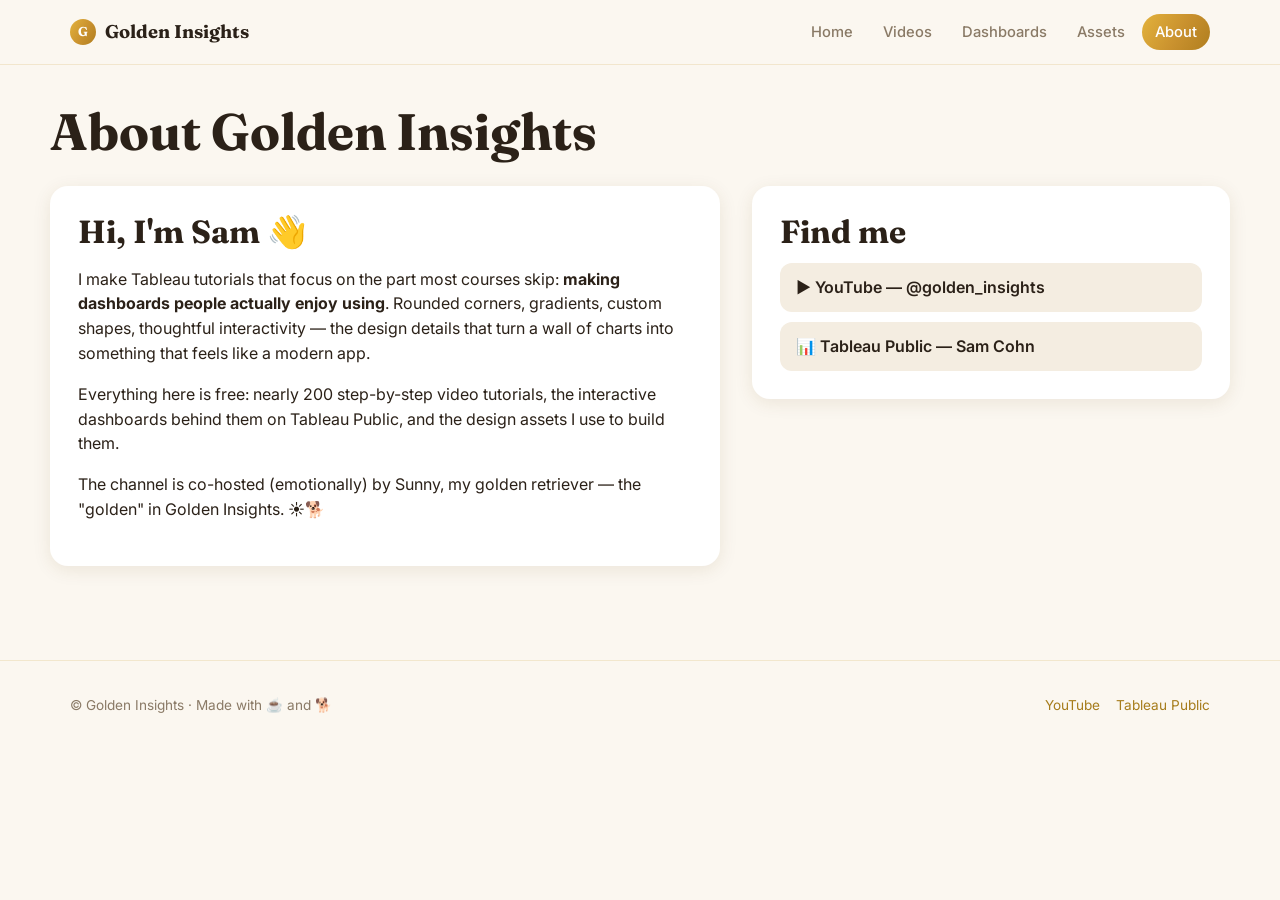
<file: about.html>
<!DOCTYPE html>
<html lang="en">
<head>
  <meta charset="UTF-8">
  <meta name="viewport" content="width=device-width, initial-scale=1.0">
  <title>About — Golden Insights</title>
  <meta name="description" content="About Golden Insights — Tableau tutorials with a focus on design, UX, and clarity.">
  <link rel="preconnect" href="https://fonts.googleapis.com">
  <link href="https://fonts.googleapis.com/css2?family=Fraunces:wght@600;700&family=Inter:wght@400;500;600&display=swap" rel="stylesheet">
  <link rel="stylesheet" href="css/style.css">
  <link rel="icon" href="data:image/svg+xml,<svg xmlns='http://www.w3.org/2000/svg' viewBox='0 0 100 100'><circle cx='50' cy='50' r='46' fill='%23C99A2E'/><text x='50' y='66' font-size='48' text-anchor='middle' fill='white' font-family='Georgia'>G</text></svg>">
</head>
<body>
  <header class="site-header">
    <div class="wrap">
      <a class="brand" href="index.html"><span class="dot">G</span>Golden Insights</a>
      <nav class="main-nav">
        <a href="index.html">Home</a>
        <a href="videos.html">Videos</a>
        <a href="dashboards.html">Dashboards</a>
        <a href="assets.html">Assets</a>
        <a href="about.html" class="active">About</a>
      </nav>
    </div>
  </header>

  <section class="block wrap">
    <h1>About Golden Insights</h1>
    <div class="about-grid" style="margin-top:24px">
      <div class="panel">
        <h2>Hi, I'm Sam 👋</h2>
        <p>I make Tableau tutorials that focus on the part most courses skip: <strong>making
        dashboards people actually enjoy using</strong>. Rounded corners, gradients, custom shapes,
        thoughtful interactivity — the design details that turn a wall of charts into something
        that feels like a modern app.</p>
        <p>Everything here is free: nearly 200 step-by-step video tutorials, the interactive
        dashboards behind them on Tableau Public, and the design assets I use to build them.</p>
        <p>The channel is co-hosted (emotionally) by Sunny, my golden retriever — the
        "golden" in Golden Insights. ☀️🐕</p>
      </div>
      <div class="panel">
        <h2>Find me</h2>
        <ul class="link-list">
          <li><a href="https://www.youtube.com/@golden_insights" target="_blank" rel="noopener">▶️ YouTube — @golden_insights</a></li>
          <li><a href="https://public.tableau.com/app/profile/samantha.cohn" target="_blank" rel="noopener">📊 Tableau Public — Sam Cohn</a></li>
        </ul>
      </div>
    </div>
  </section>

  <footer class="site-footer">
    <div class="wrap">
      <span>© Golden Insights · Made with ☕ and 🐕</span>
      <div class="links">
        <a href="https://www.youtube.com/@golden_insights" target="_blank" rel="noopener">YouTube</a>
        <a href="https://public.tableau.com/app/profile/samantha.cohn" target="_blank" rel="noopener">Tableau Public</a>
      </div>
    </div>
  </footer>
</body>
</html>
</file>
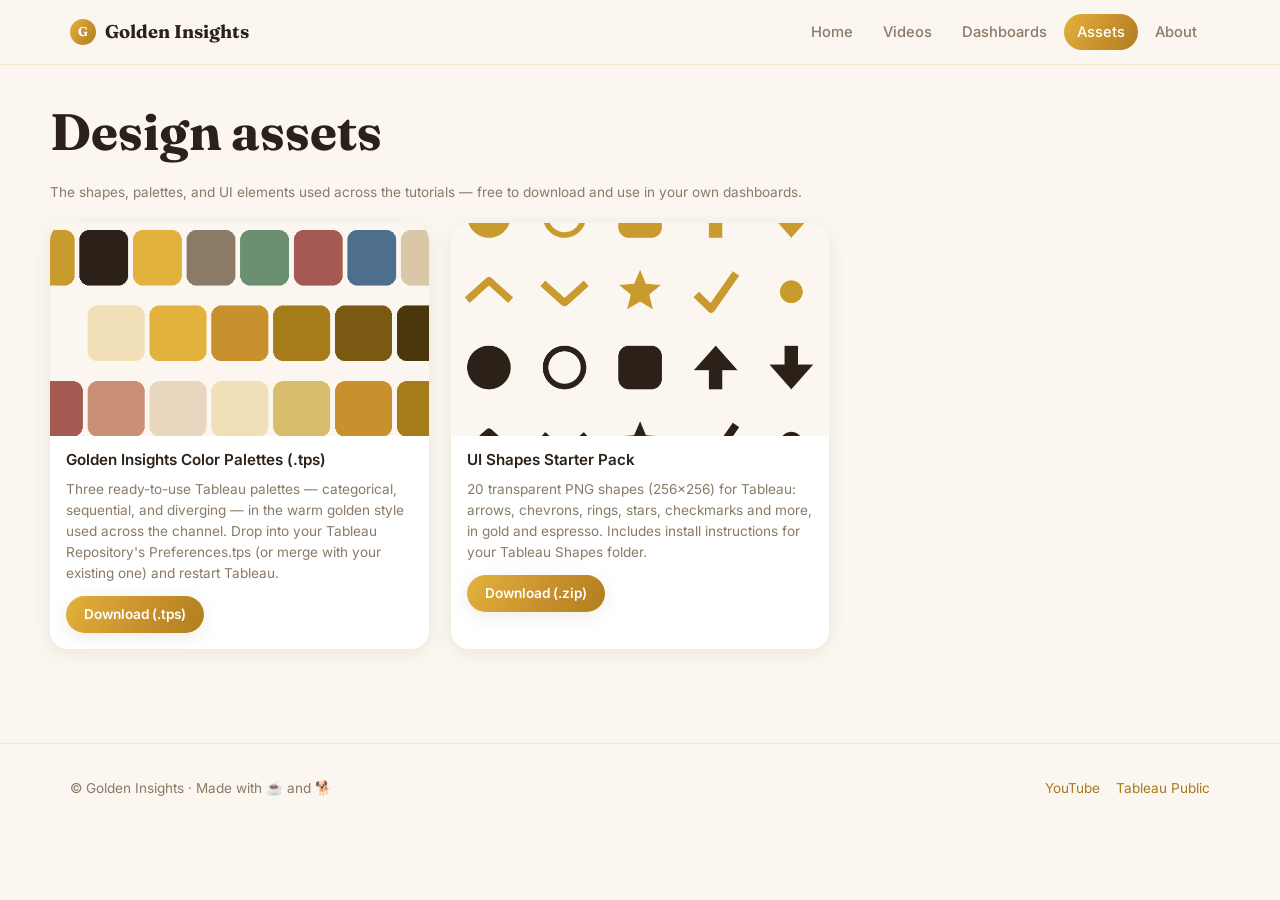
<file: assets.html>
<!DOCTYPE html>
<html lang="en">
<head>
  <meta charset="UTF-8">
  <meta name="viewport" content="width=device-width, initial-scale=1.0">
  <title>Design Assets — Golden Insights</title>
  <meta name="description" content="Free downloadable Tableau design assets from Golden Insights — color palettes, shapes, and UI elements.">
  <link rel="preconnect" href="https://fonts.googleapis.com">
  <link href="https://fonts.googleapis.com/css2?family=Fraunces:wght@600;700&family=Inter:wght@400;500;600&display=swap" rel="stylesheet">
  <link rel="stylesheet" href="css/style.css">
  <link rel="icon" href="data:image/svg+xml,<svg xmlns='http://www.w3.org/2000/svg' viewBox='0 0 100 100'><circle cx='50' cy='50' r='46' fill='%23C99A2E'/><text x='50' y='66' font-size='48' text-anchor='middle' fill='white' font-family='Georgia'>G</text></svg>">
</head>
<body>
  <header class="site-header">
    <div class="wrap">
      <a class="brand" href="index.html"><span class="dot">G</span>Golden Insights</a>
      <nav class="main-nav">
        <a href="index.html">Home</a>
        <a href="videos.html">Videos</a>
        <a href="dashboards.html">Dashboards</a>
        <a href="assets.html" class="active">Assets</a>
        <a href="about.html">About</a>
      </nav>
    </div>
  </header>

  <section class="block wrap">
    <h1>Design assets</h1>
    <p class="count-note" style="margin-top:0">The shapes, palettes, and UI elements used across the tutorials — free to download and use in your own dashboards.</p>
    <div class="grid" id="asset-grid"></div>
  </section>

  <footer class="site-footer">
    <div class="wrap">
      <span>© Golden Insights · Made with ☕ and 🐕</span>
      <div class="links">
        <a href="https://www.youtube.com/@golden_insights" target="_blank" rel="noopener">YouTube</a>
        <a href="https://public.tableau.com/app/profile/samantha.cohn" target="_blank" rel="noopener">Tableau Public</a>
      </div>
    </div>
  </footer>

  <script src="js/site.js"></script>
  <script>initAssets();</script>
</body>
</html>
</file>
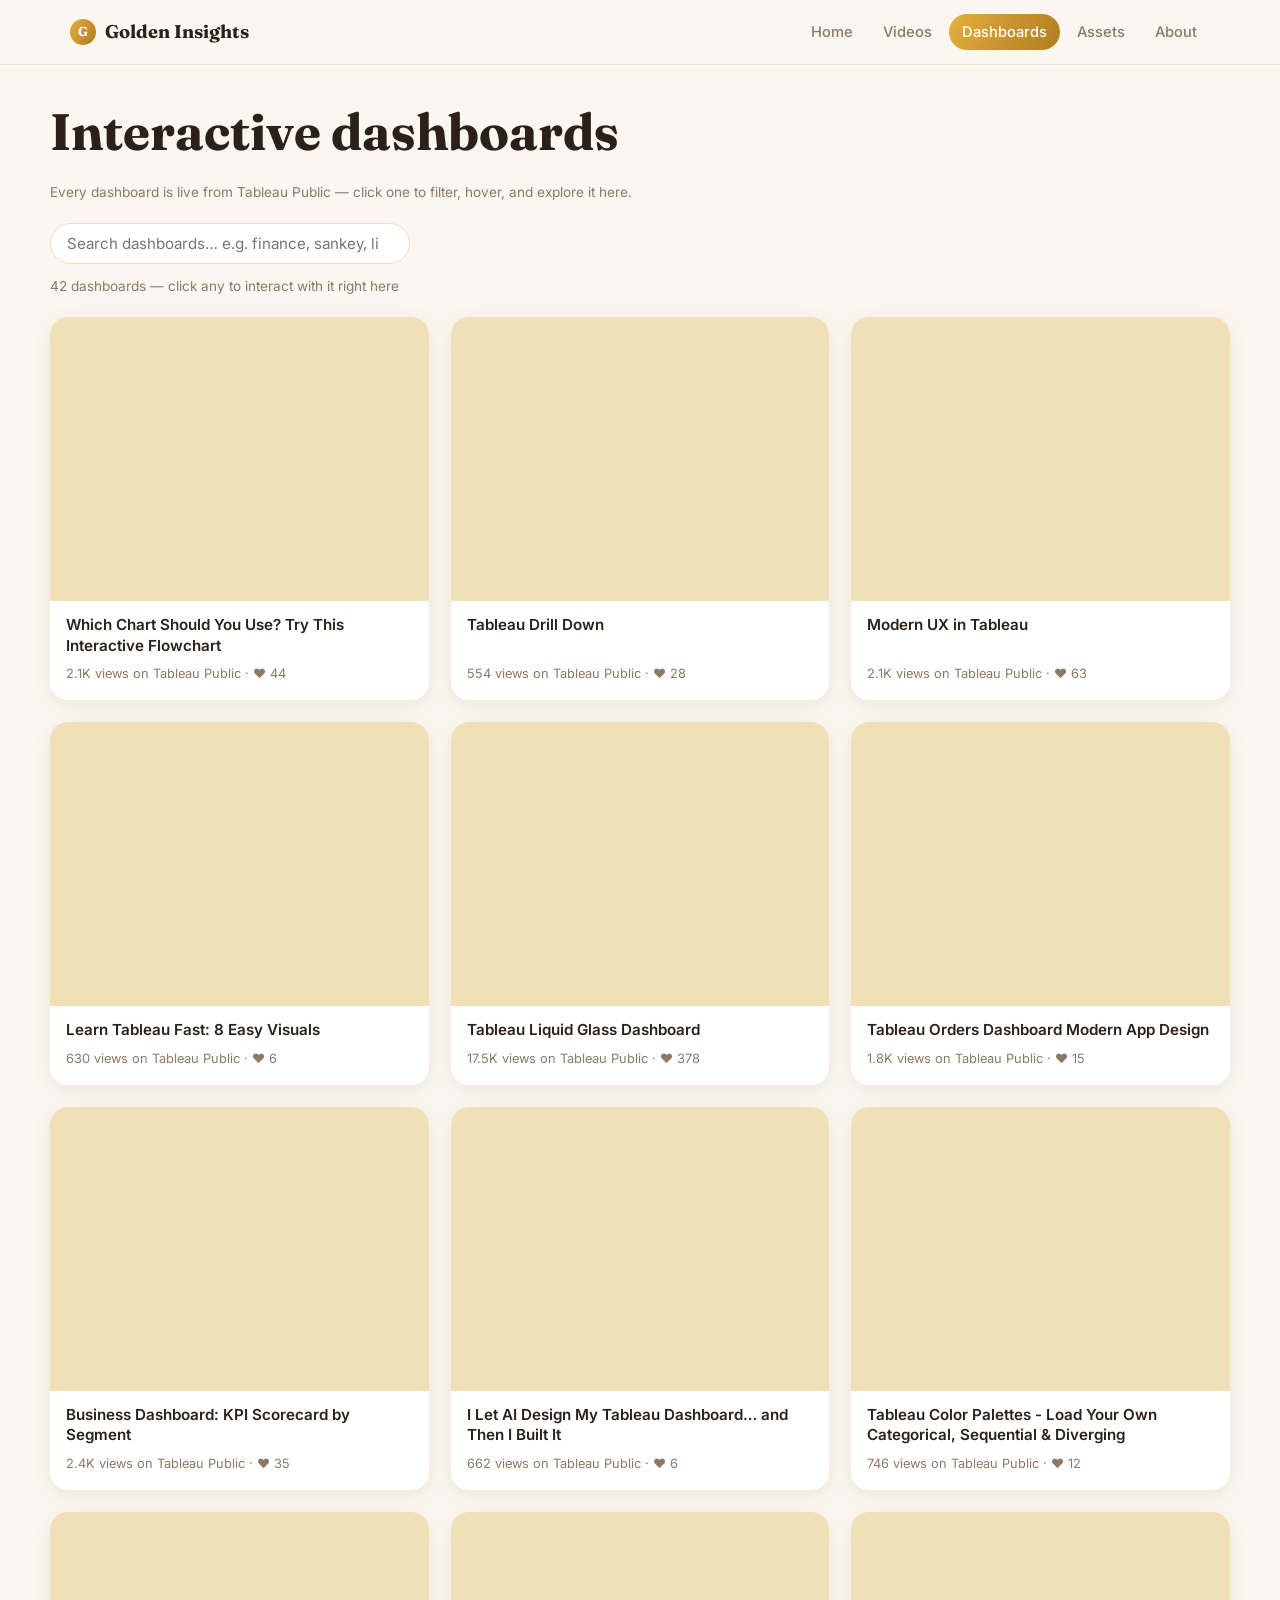
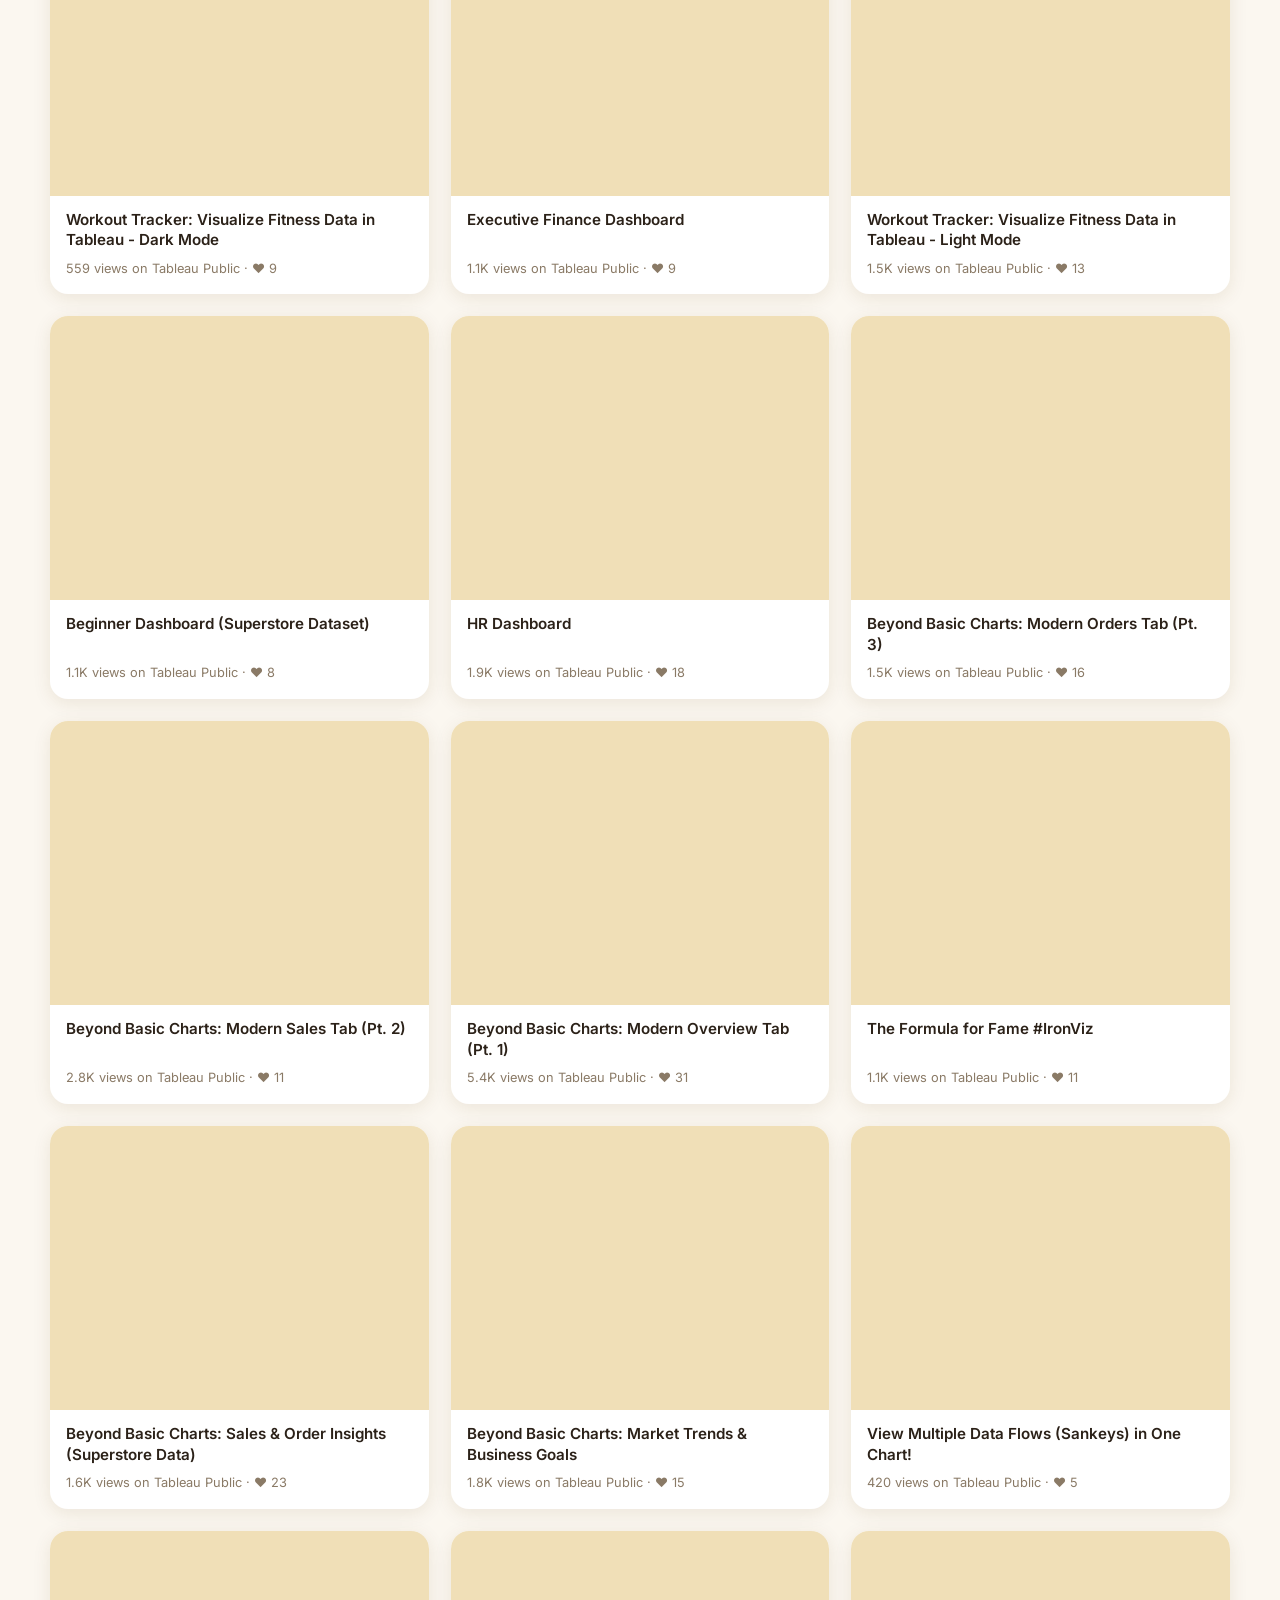
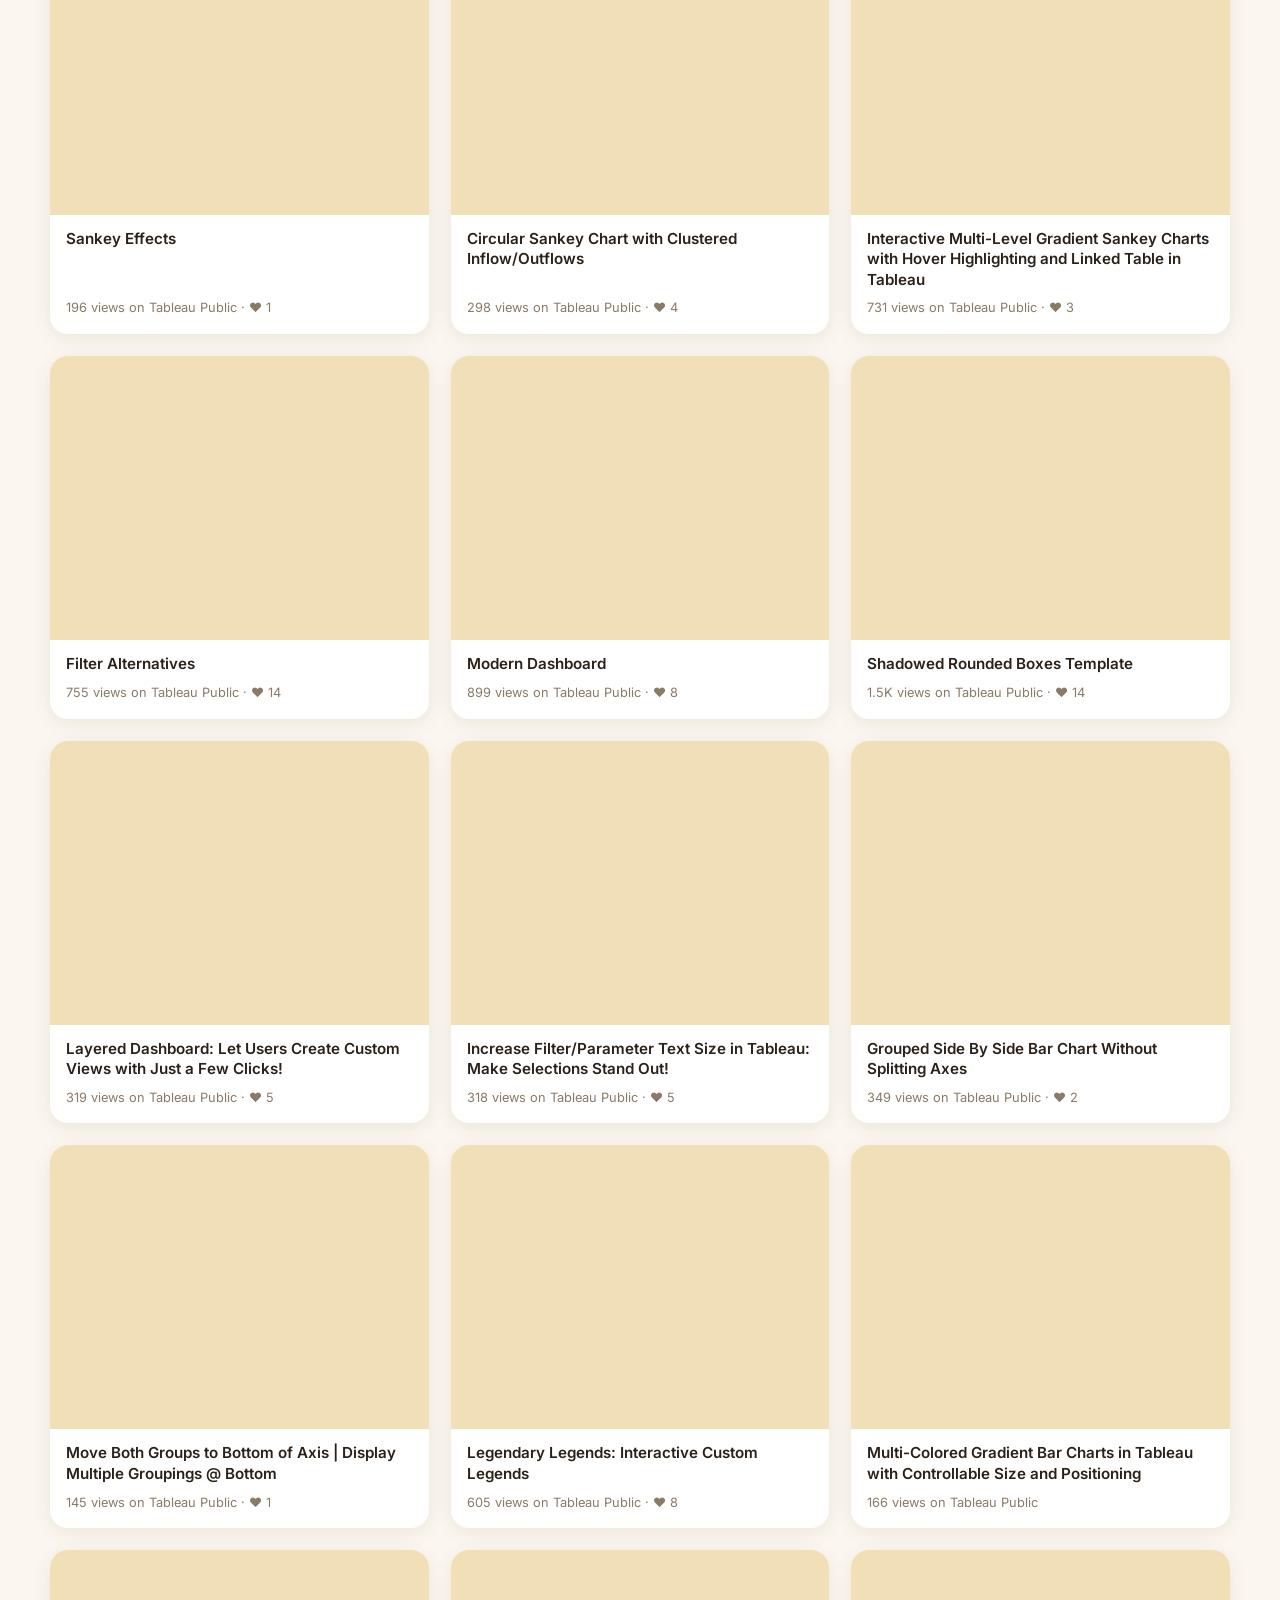
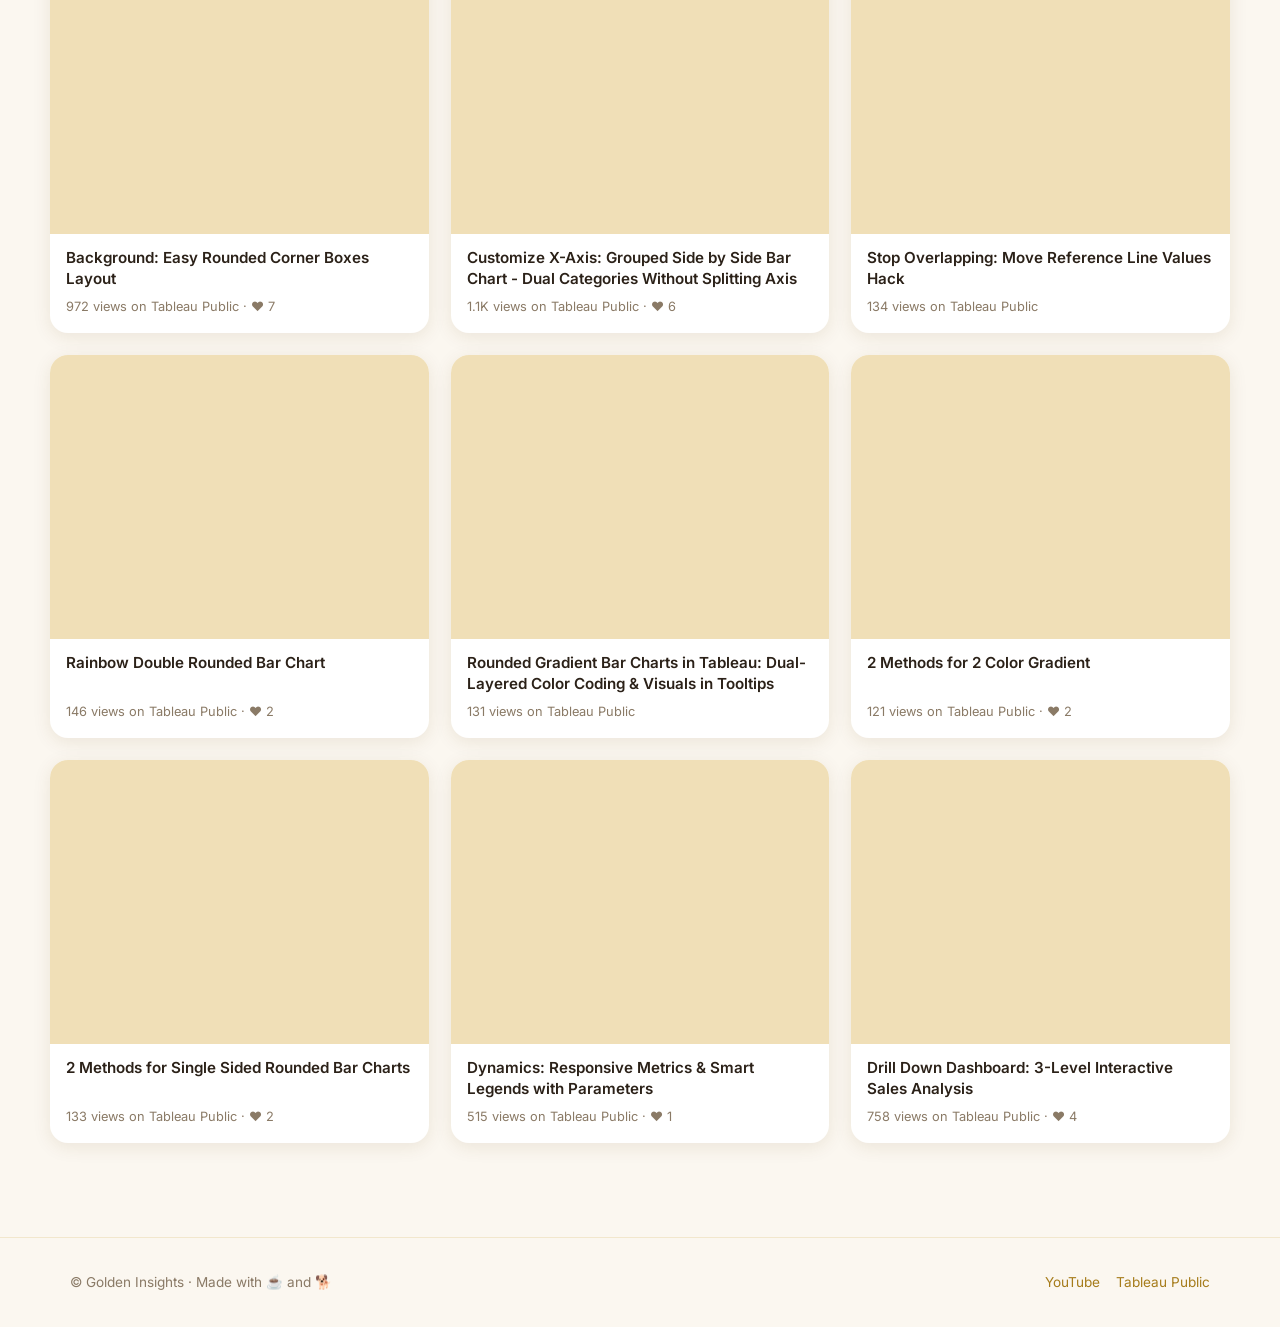
<file: dashboards.html>
<!DOCTYPE html>
<html lang="en">
<head>
  <meta charset="UTF-8">
  <meta name="viewport" content="width=device-width, initial-scale=1.0">
  <title>Interactive Dashboards — Golden Insights</title>
  <meta name="description" content="Explore Golden Insights' Tableau dashboards — fully interactive, embedded live from Tableau Public.">
  <link rel="preconnect" href="https://fonts.googleapis.com">
  <link href="https://fonts.googleapis.com/css2?family=Fraunces:wght@600;700&family=Inter:wght@400;500;600&display=swap" rel="stylesheet">
  <link rel="stylesheet" href="css/style.css">
  <link rel="icon" href="data:image/svg+xml,<svg xmlns='http://www.w3.org/2000/svg' viewBox='0 0 100 100'><circle cx='50' cy='50' r='46' fill='%23C99A2E'/><text x='50' y='66' font-size='48' text-anchor='middle' fill='white' font-family='Georgia'>G</text></svg>">
  <script type="module" src="https://public.tableau.com/javascripts/api/tableau.embedding.3.latest.min.js"></script>
</head>
<body>
  <header class="site-header">
    <div class="wrap">
      <a class="brand" href="index.html"><span class="dot">G</span>Golden Insights</a>
      <nav class="main-nav">
        <a href="index.html">Home</a>
        <a href="videos.html">Videos</a>
        <a href="dashboards.html" class="active">Dashboards</a>
        <a href="assets.html">Assets</a>
        <a href="about.html">About</a>
      </nav>
    </div>
  </header>

  <section class="block wrap">
    <h1>Interactive dashboards</h1>
    <p class="count-note" style="margin-top:0">Every dashboard is live from Tableau Public — click one to filter, hover, and explore it here.</p>
    <div class="toolbar">
      <input type="search" id="search" placeholder="Search dashboards… e.g. finance, sankey, liquid glass">
    </div>
    <p class="count-note" id="result-count"></p>
    <div class="grid" id="dash-grid"></div>
  </section>

  <footer class="site-footer">
    <div class="wrap">
      <span>© Golden Insights · Made with ☕ and 🐕</span>
      <div class="links">
        <a href="https://www.youtube.com/@golden_insights" target="_blank" rel="noopener">YouTube</a>
        <a href="https://public.tableau.com/app/profile/samantha.cohn" target="_blank" rel="noopener">Tableau Public</a>
      </div>
    </div>
  </footer>

  <script src="js/site.js"></script>
  <script>initDashboards();</script>
</body>
</html>
</file>
<file: css/style.css>
/* ============================================================
   Golden Insights — warm golden theme
   Palette: cream bg, white cards, gold accents, espresso text
   ============================================================ */
:root {
  --bg: #FBF7F0;
  --surface: #FFFFFF;
  --surface-2: #F4EDE1;
  --text: #2B2118;
  --muted: #8A7A66;
  --gold: #C99A2E;
  --gold-deep: #A67C1B;
  --gold-soft: #F0DFB7;
  --gradient: linear-gradient(120deg, #E3B23C, #C9912E 55%, #B07E1F);
  --radius: 18px;
  --radius-sm: 12px;
  --shadow: 0 4px 18px rgba(96, 72, 24, 0.10);
  --shadow-lg: 0 12px 40px rgba(96, 72, 24, 0.18);
  --maxw: 1180px;
}

* { box-sizing: border-box; }
html { scroll-behavior: smooth; }
body {
  margin: 0;
  background: var(--bg);
  color: var(--text);
  font-family: "Inter", -apple-system, BlinkMacSystemFont, "Segoe UI", sans-serif;
  line-height: 1.55;
  -webkit-font-smoothing: antialiased;
}
h1, h2, h3 { font-family: "Fraunces", Georgia, serif; line-height: 1.15; margin: 0 0 .4em; }
h1 { font-size: clamp(2rem, 5vw, 3.2rem); }
h2 { font-size: clamp(1.4rem, 3vw, 2rem); }
a { color: var(--gold-deep); text-decoration: none; }
a:hover { text-decoration: underline; }
img { max-width: 100%; display: block; }

.wrap { max-width: var(--maxw); margin: 0 auto; padding: 0 20px; }

/* ---------- header ---------- */
.site-header {
  position: sticky; top: 0; z-index: 50;
  background: rgba(251, 247, 240, 0.85);
  backdrop-filter: blur(10px);
  border-bottom: 1px solid rgba(201, 154, 46, 0.18);
}
.site-header .wrap {
  display: flex; align-items: center; gap: 28px;
  height: 64px;
}
.brand {
  font-family: "Fraunces", Georgia, serif;
  font-weight: 700; font-size: 1.15rem; color: var(--text);
  display: flex; align-items: center; gap: 9px;
  white-space: nowrap;
}
.brand:hover { text-decoration: none; }
.brand .dot {
  width: 26px; height: 26px; border-radius: 50%;
  background: var(--gradient);
  display: inline-flex; align-items: center; justify-content: center;
  color: #fff; font-size: .8rem;
}
nav.main-nav { display: flex; gap: 4px; margin-left: auto; flex-wrap: wrap; }
nav.main-nav a {
  color: var(--muted); font-weight: 500; font-size: .92rem;
  padding: 7px 13px; border-radius: 999px;
}
nav.main-nav a:hover { color: var(--text); background: var(--surface-2); text-decoration: none; }
nav.main-nav a.active { color: #fff; background: var(--gradient); }
@media (max-width: 720px) {
  .site-header .wrap { height: auto; flex-wrap: wrap; gap: 8px; padding: 10px 16px; }
  nav.main-nav { margin-left: 0; width: 100%; }
  nav.main-nav a { padding: 6px 10px; font-size: .88rem; }
  .hero { padding: 44px 0 32px; }
}

/* ---------- hero ---------- */
.hero { padding: 72px 0 48px; text-align: center; }
.hero .eyebrow {
  display: inline-block; font-size: .8rem; font-weight: 600;
  letter-spacing: .12em; text-transform: uppercase; color: var(--gold-deep);
  background: var(--gold-soft); padding: 6px 14px; border-radius: 999px;
  margin-bottom: 18px;
}
.hero p.lede { max-width: 640px; margin: 0 auto 28px; color: var(--muted); font-size: 1.08rem; }
.hero .cta-row { display: flex; gap: 12px; justify-content: center; flex-wrap: wrap; }
.btn {
  display: inline-flex; align-items: center; gap: 8px;
  padding: 11px 22px; border-radius: 999px; font-weight: 600; font-size: .95rem;
  border: none; cursor: pointer;
}
.btn-gold { background: var(--gradient); color: #fff; box-shadow: var(--shadow); }
.btn-gold:hover { text-decoration: none; filter: brightness(1.06); }
.btn-ghost { background: var(--surface); color: var(--text); border: 1px solid var(--gold-soft); }
.btn-ghost:hover { text-decoration: none; border-color: var(--gold); }

/* ---------- sections ---------- */
section.block { padding: 38px 0; }
.section-head { display: flex; align-items: baseline; gap: 16px; margin-bottom: 20px; }
.section-head .more { margin-left: auto; font-size: .9rem; font-weight: 600; white-space: nowrap; }

/* ---------- cards & grids ---------- */
.grid { display: grid; gap: 22px; grid-template-columns: repeat(auto-fill, minmax(290px, 1fr)); }
.card {
  background: var(--surface); border-radius: var(--radius);
  box-shadow: var(--shadow); overflow: hidden;
  display: flex; flex-direction: column;
  transition: transform .15s ease, box-shadow .15s ease;
}
.card:hover { transform: translateY(-3px); box-shadow: var(--shadow-lg); }
.card .media { position: relative; aspect-ratio: 16/9; background: var(--surface-2); cursor: pointer; overflow: hidden; }
.card .media img { position: absolute; inset: 0; width: 100%; height: 100%; object-fit: cover; }
.card .media iframe { width: 100%; height: 100%; border: 0; }
.card .media .duration {
  position: absolute; right: 8px; bottom: 8px;
  background: rgba(20, 14, 4, .82); color: #fff;
  font-size: .75rem; font-weight: 600; padding: 2px 7px; border-radius: 6px;
}
.card .media .play {
  position: absolute; inset: 0; display: flex; align-items: center; justify-content: center;
  opacity: 0; transition: opacity .15s ease; background: rgba(20, 14, 4, .25);
}
.card .media:hover .play { opacity: 1; }
.card .media .play span {
  width: 58px; height: 58px; border-radius: 50%; background: var(--gradient);
  display: flex; align-items: center; justify-content: center;
  color: #fff; font-size: 1.3rem; padding-left: 4px;
  box-shadow: var(--shadow-lg);
}
.card .body { padding: 14px 16px 16px; display: flex; flex-direction: column; gap: 8px; flex: 1; }
.card .title { font-weight: 600; font-size: .95rem; line-height: 1.35; }
.card .meta { color: var(--muted); font-size: .8rem; margin-top: auto; }
.card .tags { display: flex; flex-wrap: wrap; gap: 6px; }
.tag {
  font-size: .7rem; font-weight: 600; color: var(--gold-deep);
  background: var(--gold-soft); padding: 3px 9px; border-radius: 999px;
}

/* dashboards: taller preview */
.card.dash .media { aspect-ratio: 4/3; }

/* ---------- filters toolbar ---------- */
.toolbar { display: flex; flex-wrap: wrap; gap: 10px; align-items: center; margin: 8px 0 26px; }
.toolbar input[type="search"] {
  flex: 1 1 240px; max-width: 360px;
  padding: 10px 16px; border-radius: 999px;
  border: 1px solid var(--gold-soft); background: var(--surface);
  font-size: .95rem; font-family: inherit; color: var(--text);
}
.toolbar input[type="search"]:focus { outline: 2px solid var(--gold); border-color: transparent; }
.toolbar select {
  padding: 10px 14px; border-radius: 999px;
  border: 1px solid var(--gold-soft); background: var(--surface);
  font-size: .9rem; font-family: inherit; color: var(--text); cursor: pointer;
}
.chips { display: flex; flex-wrap: wrap; gap: 8px; }
.chip {
  font-size: .82rem; font-weight: 600; cursor: pointer;
  padding: 7px 15px; border-radius: 999px;
  background: var(--surface); color: var(--muted);
  border: 1px solid var(--gold-soft);
}
.chip:hover { color: var(--text); border-color: var(--gold); }
.chip.active { background: var(--gradient); color: #fff; border-color: transparent; }
.count-note { color: var(--muted); font-size: .85rem; margin: -14px 0 20px; }

/* ---------- modal (tableau embeds) ---------- */
.modal-overlay {
  position: fixed; inset: 0; z-index: 100;
  background: rgba(25, 17, 4, .62);
  display: flex; align-items: center; justify-content: center; padding: 18px;
}
.modal {
  background: var(--surface); border-radius: var(--radius);
  width: min(1280px, 100%); height: min(860px, 94vh);
  display: flex; flex-direction: column; overflow: hidden; box-shadow: var(--shadow-lg);
}
.modal .modal-head {
  display: flex; align-items: center; gap: 14px;
  padding: 12px 18px; border-bottom: 1px solid var(--surface-2);
}
.modal .modal-head h3 { margin: 0; font-size: 1.05rem; }
.modal .modal-head .open-ext { margin-left: auto; font-size: .85rem; white-space: nowrap; }
.modal .modal-head button {
  background: var(--surface-2); border: none; border-radius: 50%;
  width: 34px; height: 34px; font-size: 1rem; cursor: pointer; color: var(--text);
}
.modal .modal-body { flex: 1; overflow: auto; padding: 8px; }

/* ---------- topic cards (home: browse by topic) ---------- */
.topic-grid { display: grid; gap: 14px; grid-template-columns: repeat(auto-fill, minmax(165px, 1fr)); }
.topic-card {
  background: var(--surface); border-radius: var(--radius-sm); padding: 16px 18px;
  display: flex; flex-direction: column; gap: 2px;
  box-shadow: var(--shadow); font-weight: 600; color: var(--text);
  transition: transform .15s ease, box-shadow .15s ease;
}
.topic-card:hover { transform: translateY(-3px); box-shadow: var(--shadow-lg); text-decoration: none; }
.topic-card .ico { font-size: 1.5rem; margin-bottom: 6px; }
.topic-card .n { color: var(--muted); font-size: .8rem; font-weight: 500; }

/* ---------- topic shelves (videos: browse mode) ---------- */
.shelves { display: block; }
.shelf { margin-bottom: 18px; }
.shelf .section-head { align-items: center; margin-bottom: 14px; }
.shelf h2 { font-size: 1.3rem; margin: 0; }
.count-pill {
  background: var(--gold-soft); color: var(--gold-deep);
  font-size: .75rem; font-weight: 600; padding: 2px 10px; border-radius: 999px;
}
.shelf-nav { display: flex; gap: 6px; }
.shelf-nav button {
  width: 34px; height: 34px; border-radius: 50%;
  border: 1px solid var(--gold-soft); background: var(--surface);
  color: var(--text); cursor: pointer; font-size: 1.1rem; line-height: 1;
}
.shelf-nav button:hover { border-color: var(--gold); background: var(--gold-soft); }
.shelf-row {
  display: flex; gap: 18px; overflow-x: auto;
  scroll-snap-type: x proximity; padding: 4px 2px 16px;
}
.shelf-row .card { flex: 0 0 290px; scroll-snap-align: start; }
@media (max-width: 600px) {
  .shelf-row .card { flex-basis: 76vw; }
  .shelf-nav { display: none; }
}

/* ---------- assets ---------- */
.asset-card .media { aspect-ratio: 16/9; cursor: default; }
.asset-card .desc { color: var(--muted); font-size: .85rem; }
.asset-card .btn { align-self: flex-start; margin-top: 4px; padding: 8px 18px; font-size: .85rem; }

/* ---------- about ---------- */
.about-grid { display: grid; gap: 32px; grid-template-columns: 1.4fr 1fr; align-items: start; }
.about-grid .panel { background: var(--surface); border-radius: var(--radius); padding: 28px; box-shadow: var(--shadow); }
.link-list { list-style: none; margin: 0; padding: 0; display: flex; flex-direction: column; gap: 10px; }
.link-list a {
  display: flex; align-items: center; gap: 10px;
  background: var(--surface-2); padding: 12px 16px; border-radius: var(--radius-sm);
  font-weight: 600; color: var(--text);
}
.link-list a:hover { background: var(--gold-soft); text-decoration: none; }
@media (max-width: 760px) { .about-grid { grid-template-columns: 1fr; } }

/* ---------- footer ---------- */
.site-footer {
  margin-top: 56px; padding: 34px 0;
  border-top: 1px solid rgba(201, 154, 46, .18);
  color: var(--muted); font-size: .85rem;
}
.site-footer .wrap { display: flex; gap: 18px; flex-wrap: wrap; align-items: center; }
.site-footer .links { margin-left: auto; display: flex; gap: 16px; }
</file>
